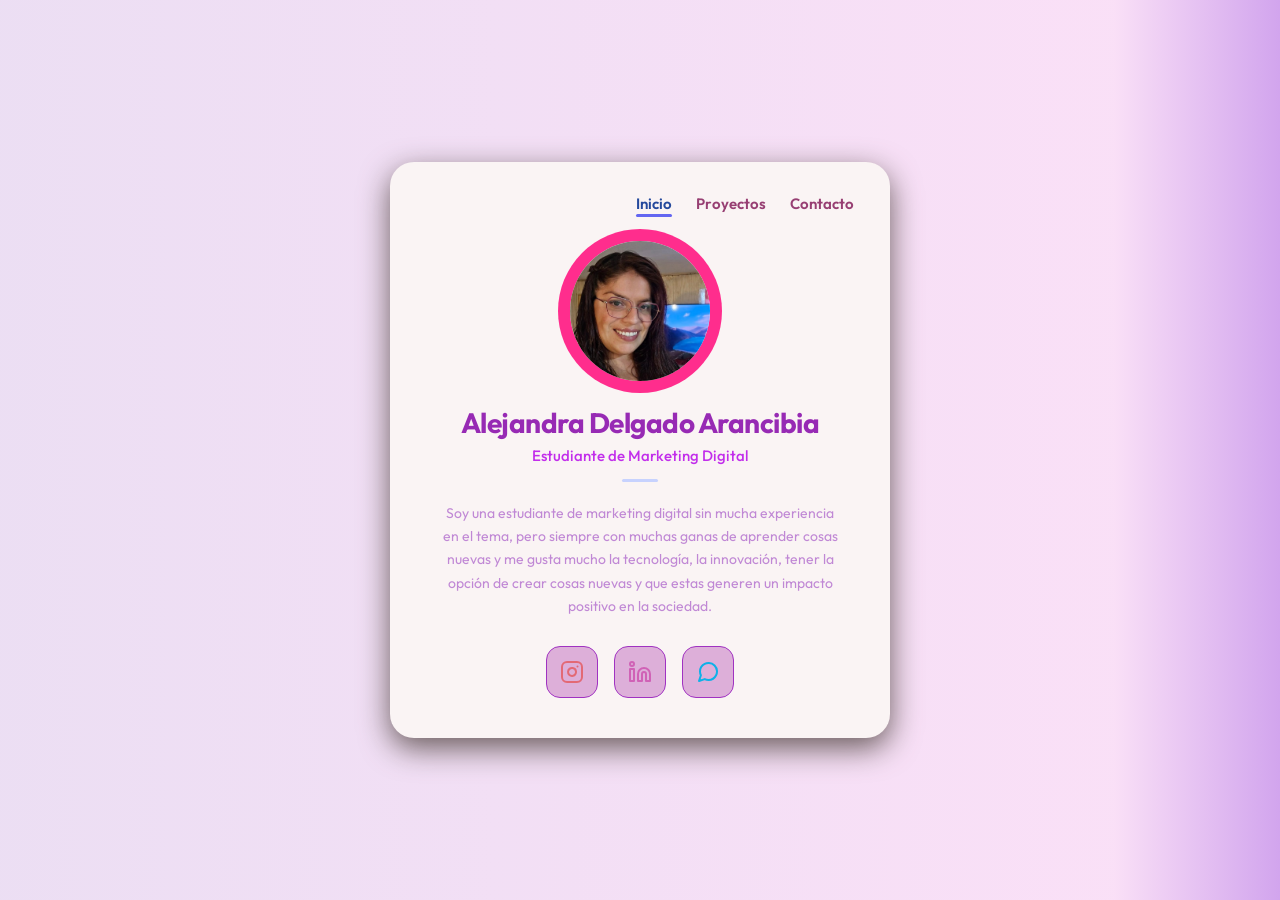
<file: index.html>
<!DOCTYPE html>
<html lang="es">

<head>
    <meta charset="UTF-8">
    <meta name="viewport" content="width=device-width, initial-scale=1.0">
    <meta name="description"
        content="Portafolio profesional de Alejandra Delgado Arancibia, estudiante de Marketing Digital apasionada por la innovación y la tecnología.">
    <title>Mi Portafolio - Alejandra Delgado</title>
    <!-- Vinculación del archivo CSS externo -->
    <link rel="stylesheet" href="css/style.css">
    <!-- Tipografía desde Google Fonts (Outfit) -->
    <link rel="preconnect" href="https://fonts.googleapis.com">
    <link rel="preconnect" href="https://fonts.gstatic.com" crossorigin>
    <link href="https://fonts.googleapis.com/css2?family=Outfit:wght@300;400;500;600;700&display=swap" rel="stylesheet">
    <link rel="stylesheet" href="https://unpkg.com/aos@next/dist/aos.css" />
</head>

<body>

    <!-- CONTENEDOR CENTRAL (TARJETA DE PORTAFOLIO) -->
    <main class="card">

        <!-- 1. Menú de Navegación -->
        <nav class="nav-menu" aria-label="Navegación principal">
            <a href="index.html" class="nav-link active">Inicio</a>
            <a href="proyectos.html" class="nav-link">Proyectos</a>
            <a href="contacto.html" class="nav-link">Contacto</a>
        </nav>

        <!-- 2. Encabezado de Perfil (Avatar + Nombre + Subtítulo) -->
        <header>
            <div class="avatar-container" data-aos="fade-up" data-aos-delay="400">
                <img src="img/avatar.jpeg" alt="Foto de perfil de Alejandra Delgado" class="avatar-img">
            </div>

            <div class="profile-header">
                <h1 class="profile-name" data-aos="fade-up" data-aos-delay="500">Alejandra Delgado Arancibia</h1>
                <h2 class="profile-subtitle">Estudiante de Marketing Digital</h2>
            </div>
        </header>

        <!-- 3. Línea Decorativa -->
        <div class="divider" role="separator"></div>

        <!-- 4. Descripción o Biografía -->
        <p class="profile-bio" data-aos="fade-down" data-aos-delay="600">
            Soy una estudiante de marketing digital sin mucha experiencia en el tema, pero siempre con muchas
            ganas de aprender cosas nuevas y me gusta mucho la tecnología, la innovación, tener la opción de crear
            cosas nuevas y que estas generen un impacto positivo en la sociedad.
        </p>

        <!-- 5. Botones de Redes Sociales (Iconos cuadrados) -->
        <div class="social-buttons" aria-label="Redes sociales" data-aos="fade-up">
            <a href="https://www.instagram.com/alejad.18/" target="_blank" rel="noopener noreferrer"
                class="btn-social btn-instagram" aria-label="Instagram" title="Instagram">
                <!-- Icono Instagram SVG -->
                <svg class="icon icon-instagram" viewBox="0 0 24 24" fill="none" stroke="currentColor" stroke-width="2"
                    stroke-linecap="round" stroke-linejoin="round">
                    <rect x="2" y="2" width="20" height="20" rx="5" ry="5"></rect>
                    <path d="M16 11.37A4 4 0 1 1 12.63 8 4 4 0 0 1 16 11.37z"></path>
                    <line x1="17.5" y1="6.5" x2="17.51" y2="6.5"></line>
                </svg>
            </a>

            <a href="https://www.linkedin.com/feed/" target="_blank" rel="noopener noreferrer"
                class="btn-social btn-linkedin" aria-label="LinkedIn" title="LinkedIn">
                <!-- Icono LinkedIn SVG -->
                <svg class="icon icon-linkedin" viewBox="0 0 24 24" fill="none" stroke="currentColor" stroke-width="2"
                    stroke-linecap="round" stroke-linejoin="round">
                    <path d="M16 8a6 6 0 0 1 6 6v7h-4v-7a2 2 0 0 0-2-2 2 2 0 0 0-2 2v7h-4v-7a6 6 0 0 1 6-6z"></path>
                    <rect x="2" y="9" width="4" height="12"></rect>
                    <circle cx="4" cy="4" r="2"></circle>
                </svg>
            </a>

            <a href="https://wa.me/" target="_blank" rel="noopener noreferrer" class="btn-social btn-whatsapp"
                aria-label="WhatsApp" title="WhatsApp">
                <!-- Icono WhatsApp SVG -->
                <svg class="icon icon-whatsapp" viewBox="0 0 24 24" fill="none" stroke="currentColor" stroke-width="2"
                    stroke-linecap="round" stroke-linejoin="round">
                    <path
                        d="M21 11.5a8.38 8.38 0 0 1-.9 3.8 8.5 8.5 0 0 1-7.6 4.7 8.38 8.38 0 0 1-3.8-.9L3 21l1.9-5.7a8.38 8.38 0 0 1-.9-3.8 8.5 8.5 0 0 1 4.7-7.6 8.38 8.38 0 0 1 3.8-.9h.5a8.48 8.48 0 0 1 8 8v.5z">
                    </path>
                </svg>
            </a>
        </div>

    </main>
    <script src="https://unpkg.com/aos@next/dist/aos.js"></script>
    <script>
        AOS.init({
            duration: 800, /* Duración de la animación en milisegundos */
            once: true, /* La animación ocurre solo una vez al hacer scroll */
            offset: 0
        });
    </script>
</body>

</html>
</file>
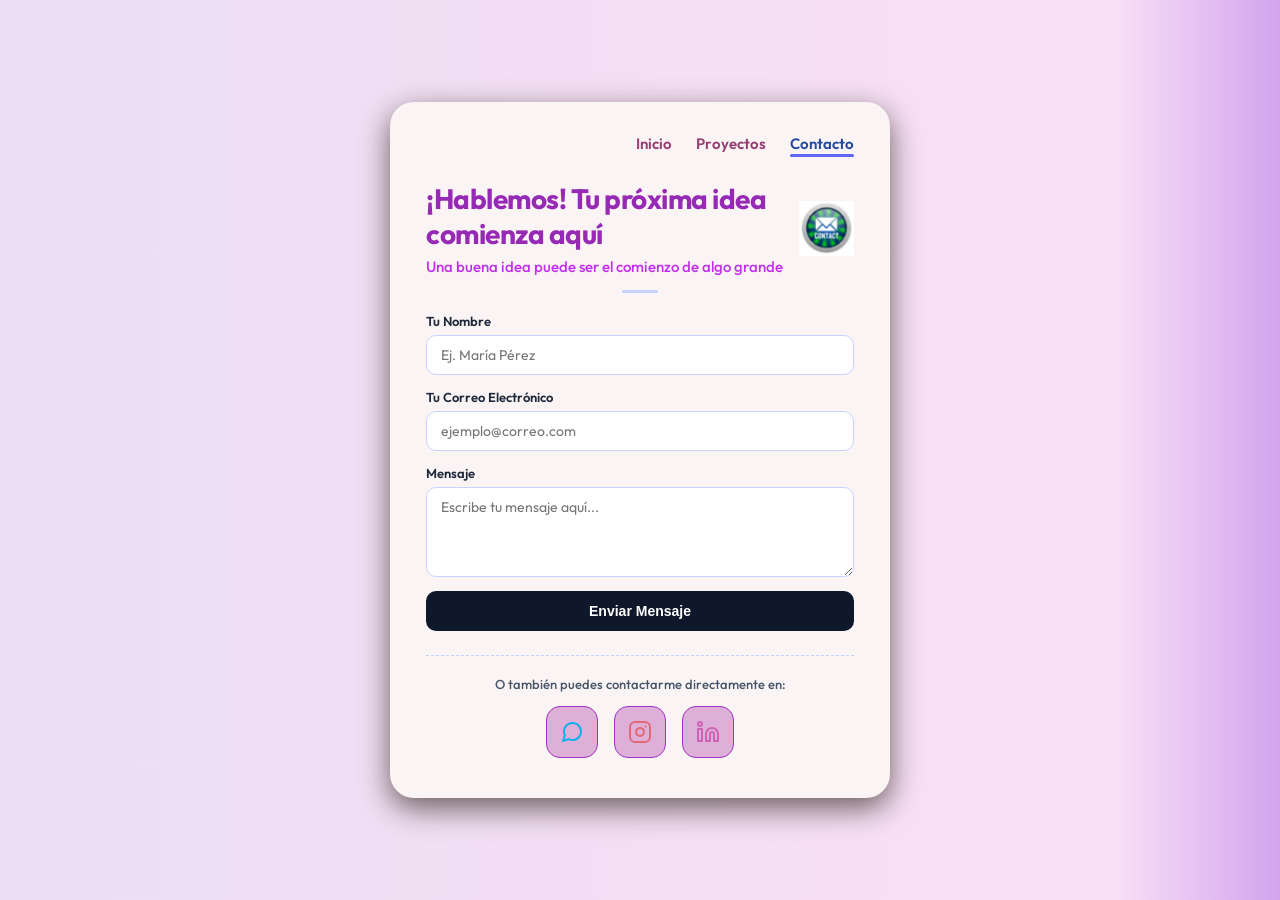
<file: contacto.html>
<!DOCTYPE html>
<html lang="es">

<head>
    <meta charset="UTF-8">
    <meta name="viewport" content="width=device-width, initial-scale=1.0">
    <meta name="description"
        content="Ponte en contacto con Alejandra Delgado Arancibia para consultas, proyectos de marketing digital y colaboraciones.">
    <title>Contacto - Alejandra Delgado</title>
    <!-- Vinculación del archivo CSS compartido -->
    <link rel="stylesheet" href="css/style.css">
    <!-- Tipografía desde Google Fonts (Outfit) -->
    <link rel="preconnect" href="https://fonts.googleapis.com">
    <link rel="preconnect" href="https://fonts.gstatic.com" crossorigin>
    <link href="https://fonts.googleapis.com/css2?family=Outfit:wght@300;400;500;600;700&display=swap" rel="stylesheet">
    <link rel="stylesheet" href="https://unpkg.com/aos@next/dist/aos.css" />
</head>

<body>

    <!-- CONTENEDOR CENTRAL (TARJETA DE PORTAFOLIO) -->
    <main class="card">

        <!-- 1. Menú de Navegación -->
        <nav class="nav-menu" aria-label="Navegación principal">
            <a href="index.html" class="nav-link">Inicio</a>
            <a href="proyectos.html" class="nav-link">Proyectos</a>
            <a href="contacto.html" class="nav-link active">Contacto</a>
        </nav>

        <!-- 2. Encabezado de la página de Contacto -->
        <header class="contact-header-container">
            <div class="contact-header-text">
                <h1 class="profile-name" data-aos="zoom-in" data-aos-delay="400">¡Hablemos! Tu próxima idea comienza
                    aquí</h1>
                <h2 class="profile-subtitle" data-aos="zoom-in" data-aos-delay="500">Una buena idea puede ser el
                    comienzo de algo grande</h2>
            </div>
            <img src="img/logo contacto.webp" alt="Ilustración de contacto" class="contact-header-img"
                data-aos="flip-left" data-aos-delay="400">
        </header>

        <!-- 3. Línea Decorativa -->
        <div class="divider" role="separator"></div>

        <!-- 4. Formulario de Contacto (Con servicio gratuito FormSubmit) -->
        <form class="contact-form" action="https://formsubmit.co/alejandradelgadoa21@gmail.com" method="POST"
            data-aos="fade-down" data-aos-delay="500">
            <!-- Asunto del correo que recibirás -->
            <input type="hidden" name="_subject" value="¡Nuevo mensaje desde tu Portafolio Web!">
            <!-- Redirección opcional tras enviar -->
            <input type="hidden" name="_captcha" value="false">

            <div class="form-group">
                <label for="nombre" class="form-label">Tu Nombre</label>
                <input type="text" id="nombre" name="nombre" class="form-input" placeholder="Ej. María Pérez" required>
            </div>

            <div class="form-group">
                <label for="email" class="form-label">Tu Correo Electrónico</label>
                <input type="email" id="email" name="email" class="form-input" placeholder="ejemplo@correo.com"
                    required>
            </div>

            <div class="form-group">
                <label for="mensaje" class="form-label">Mensaje</label>
                <textarea id="mensaje" name="mensaje" class="form-textarea" placeholder="Escribe tu mensaje aquí..."
                    required></textarea>
            </div>

            <button type="submit" class="btn-submit" data-aos="flip-left" data-aos-delay="600">Enviar Mensaje</button>
        </form>

        <!-- 5. Opciones Directas de Contacto -->
        <section class="contact-direct">
            <p class="contact-or-text">O también puedes contactarme directamente en:</p>
            <div class="social-buttons" aria-label="Redes sociales">
                <a href="https://wa.me/" target="_blank" rel="noopener noreferrer" class="btn-social btn-whatsapp"
                    aria-label="WhatsApp" title="WhatsApp">
                    <svg class="icon icon-whatsapp" viewBox="0 0 24 24" fill="none" stroke="currentColor"
                        stroke-width="2" stroke-linecap="round" stroke-linejoin="round">
                        <path
                            d="M21 11.5a8.38 8.38 0 0 1-.9 3.8 8.5 8.5 0 0 1-7.6 4.7 8.38 8.38 0 0 1-3.8-.9L3 21l1.9-5.7a8.38 8.38 0 0 1-.9-3.8 8.5 8.5 0 0 1 4.7-7.6 8.38 8.38 0 0 1 3.8-.9h.5a8.48 8.48 0 0 1 8 8v.5z">
                        </path>
                    </svg>
                </a>
                <a href="https://www.instagram.com/alejad.18/" target="_blank" rel="noopener noreferrer"
                    class="btn-social btn-instagram" aria-label="Instagram" title="Instagram">
                    <svg class="icon icon-instagram" viewBox="0 0 24 24" fill="none" stroke="currentColor"
                        stroke-width="2" stroke-linecap="round" stroke-linejoin="round">
                        <rect x="2" y="2" width="20" height="20" rx="5" ry="5"></rect>
                        <path d="M16 11.37A4 4 0 1 1 12.63 8 4 4 0 0 1 16 11.37z"></path>
                        <line x1="17.5" y1="6.5" x2="17.51" y2="6.5"></line>
                    </svg>
                </a>
                <a href="https://www.linkedin.com/feed/" target="_blank" rel="noopener noreferrer"
                    class="btn-social btn-linkedin" aria-label="LinkedIn" title="LinkedIn">
                    <svg class="icon icon-linkedin" viewBox="0 0 24 24" fill="none" stroke="currentColor"
                        stroke-width="2" stroke-linecap="round" stroke-linejoin="round">
                        <path d="M16 8a6 6 0 0 1 6 6v7h-4v-7a2 2 0 0 0-2-2 2 2 0 0 0-2 2v7h-4v-7a6 6 0 0 1 6-6z"></path>
                        <rect x="2" y="9" width="4" height="12"></rect>
                        <circle cx="4" cy="4" r="2"></circle>
                    </svg>
                </a>
            </div>
        </section>

    </main>
    <script src="https://unpkg.com/aos@next/dist/aos.js"></script>
    <script>
        AOS.init({
            duration: 800, /* Duración de la animación en milisegundos */
            once: true, /* La animación ocurre solo una vez al hacer scroll */
            offset: 0 /* Asegura que la animación se active incluso al final de la página */
        });
    </script>
</body>

</html>
</file>
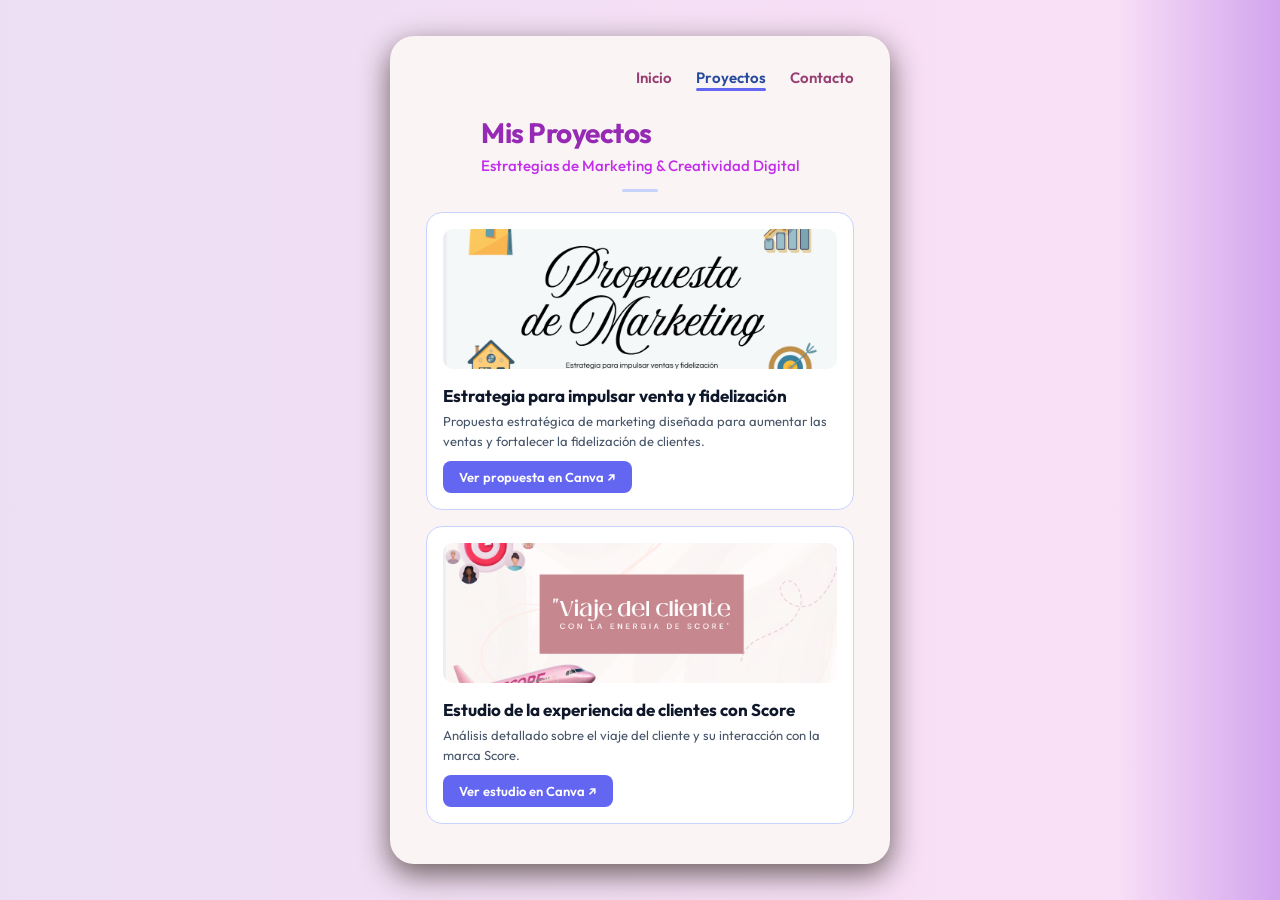
<file: proyectos.html>
<!DOCTYPE html>
<html lang="es">

<head>
    <meta charset="UTF-8">
    <meta name="viewport" content="width=device-width, initial-scale=1.0">
    <meta name="description"
        content="Explora los proyectos de marketing digital, estrategias y análisis de experiencia de clientes realizados por Alejandra Delgado.">
    <title>Proyectos - Alejandra Delgado</title>
    <!-- Vinculación del archivo CSS compartido -->
    <link rel="stylesheet" href="css/style.css">
    <!-- Tipografía desde Google Fonts (Outfit) -->
    <link rel="preconnect" href="https://fonts.googleapis.com">
    <link rel="preconnect" href="https://fonts.gstatic.com" crossorigin>
    <link href="https://fonts.googleapis.com/css2?family=Outfit:wght@300;400;500;600;700&display=swap" rel="stylesheet">
    <link rel="stylesheet" href="https://unpkg.com/aos@next/dist/aos.css" />
</head>

<body>

    <!-- CONTENEDOR CENTRAL (TARJETA DE PORTAFOLIO) -->
    <main class="card">

        <!-- 1. Menú de Navegación -->
        <nav class="nav-menu" aria-label="Navegación principal">
            <a href="index.html" class="nav-link" data-aos="fade-right">Inicio</a>
            <a href="proyectos.html" class="nav-link active" data-aos="fade-right" data-aos-delay="100">Proyectos</a>
            <a href="contacto.html" class="nav-link" data-aos="fade-right" data-aos-delay="200">Contacto</a>
        </nav>

        <!-- 2. Encabezado de la página de Proyectos -->
        <header class="contact-header-container">
            <div class="contact-header-text">
                <h1 class="profile-name" data-aos="fade-right" data-aos-delay="300">Mis Proyectos</h1>
                <h2 class="profile-subtitle" data-aos="fade-right" data-aos-delay="400">Estrategias de Marketing &
                    Creatividad Digital</h2>
            </div>
        </header>

        <!-- 3. Línea Decorativa -->
        <div class="divider" role="separator"></div>

        <!-- 4. Lista o Galería de Proyectos -->
        <section class="projects-grid" aria-label="Galería de proyectos">

            <!-- Proyecto 1 -->
            <article class="project-item" data-aos="fade-up" data-aos-delay="500">
                <img src="img/imagen proyecto 1.png" alt="Proyecto 1 - Propuesta de plan de marketing"
                    class="project-img">
                <h3 class="project-title">Estrategia para impulsar venta y fidelización</h3>
                <p class="project-desc">Propuesta estratégica de marketing diseñada para aumentar las ventas y
                    fortalecer la fidelización de clientes.</p>
                <a href="https://www.canva.com/design/DAHNrgucnI8/qbLL2JKxwz0uAEcUyYBq_A/edit" target="_blank"
                    rel="noopener noreferrer" class="btn-project">Ver propuesta en Canva ↗</a>
            </article>

            <!-- Proyecto 2 -->
            <article class="project-item" data-aos="fade-up" data-aos-delay="600">
                <img src="img/imagen proyecto 2.png" alt="Proyecto 2 - Viaje del cliente con la energía de Score"
                    class="project-img">
                <h3 class="project-title">Estudio de la experiencia de clientes con Score</h3>
                <p class="project-desc">Análisis detallado sobre el viaje del cliente y su interacción con la marca
                    Score.</p>
                <a href="https://www.canva.com/design/DAHNBESvWQE/3WgJDaBD7rI8-kfJt8-yWg/edit" target="_blank"
                    rel="noopener noreferrer" class="btn-project">Ver estudio en Canva ↗</a>
            </article>
        </section>

    </main>
    <script src="https://unpkg.com/aos@next/dist/aos.js"></script>
    <script>
        AOS.init({
            duration: 800, /* Duración de la animación en milisegundos */
            once: true, /* La animación ocurre solo una vez al hacer scroll */
            offset: 0
        });
    </script>
</body>

</html>
</file>
<file: css/style.css>
/* ==========================================================================
   PORTAFOLIO PERSONAL - ALEJANDRA DELGADO
   
   ========================================================================== */

/* --------------------------------------------------------------------------
   1. RESET Y BASE GENERAL
   -------------------------------------------------------------------------- */
* {
    margin: 0;
    padding: 0;
    box-sizing: border-box;
}

body {
    font-family: 'Outfit', sans-serif;
    background: #d9bee8;
    background: linear-gradient(90deg, rgba(217, 190, 232, 0.5) 0%, rgba(242, 179, 235, 0.41) 87%, rgba(182, 109, 227, 0.62) 100%);
    /* Color de fondo suave de la pantalla (Gris azulado) */
    color: #1a202c;
    min-height: 100vh;
    display: flex;
    justify-content: center;
    align-items: center;
    padding: 20px;
}

/* --------------------------------------------------------------------------
   2. CONTENEDOR TARJETA (CARD)
   -------------------------------------------------------------------------- */
.card {
    background-color: #faf4f4;
    /* Fondo rosa de la tarjeta */
    width: 100%;
    max-width: 500px;
    /* Ancho máximo acorde a la imagen de muestra */
    border-radius: 24px;
    /* Bordes bastante redondeados */
    padding: 32px 36px 40px 36px;
    box-shadow: 0 10px 30px rgba(99, 86, 86, 0.957);
    /* Sombra muy elegante y suave */
    text-align: center;
}

/* --------------------------------------------------------------------------
   3. MENÚ DE NAVEGACIÓN SUPERIOR
   -------------------------------------------------------------------------- */
.nav-menu {
    display: flex;
    justify-content: flex-end;
    /* Alinea el menú a la derecha */
    gap: 24px;
    /* Espacio entre las opciones */
    margin-bottom: 24px;
}

.nav-link {
    text-decoration: none;
    color: #7b0b4ec7;
    /* Color de texto secundario para opciones no activas */
    font-size: 15px;
    font-weight: 600;
    position: relative;
    padding-bottom: 4px;
    transition: color 0.2s ease;
}

.nav-link:hover {
    color: #7d32ac;
}

/* Opción activa (Inicio) con su barrita morada debajo */
.nav-link.active {
    color: #25499c;
}

.nav-link.active::after {
    content: '';
    position: absolute;
    bottom: 0;
    left: 0;
    width: 100%;
    height: 3px;
    background-color: #6366f1;
    /* Color azul/morado de la barrita inferior */
    border-radius: 2px;
}

/* --------------------------------------------------------------------------
   4. FOTO DE PERFIL (AVATAR CIRCULAR CON ANILLO DE COLOR)
   -------------------------------------------------------------------------- */
.avatar-container {
    width: 140px;
    height: 140px;
    margin: 0 auto 24px auto;
    /* Centrado con margen inferior */
    border-radius: 50%;
    box-shadow: 0 0 0 12px #ff2d8d;
    /* Anillo/Aro de luz rosado llamativo alrededor de la foto */
    overflow: hidden;
    transition: transform 0.6s cubic-bezier(0.4, 0, 0.2, 1);
    cursor: pointer;
}

.avatar-container:hover {
    transform: rotate(360deg) scale(1.05);
}

.avatar-img {
    width: 100%;
    height: 100%;
    object-fit: cover;
    /* Ajusta la foto sin deformarla */
}

/* --------------------------------------------------------------------------
   5. NOMBRES Y TEXTOS (TIPOGRAFÍAS Y COLORES DIFERENCIADOS)
   -------------------------------------------------------------------------- */
.profile-header {
    margin-bottom: 14px;
}

/* Encabezado especial para la página de Contacto con imagen al lado */
.contact-header-container {
    display: flex;
    align-items: center;
    justify-content: center;
    gap: 16px;
    margin-bottom: 14px;
}

.contact-header-text {
    text-align: left;
}

.contact-header-img {
    width: 55px;
    height: 55px;
    object-fit: contain;
    flex-shrink: 0;
    animation: float 3s ease-in-out infinite;
    transition: transform 0.6s cubic-bezier(0.4, 0, 0.2, 1);
    cursor: pointer;
}

.contact-header-img:hover {
    transform: rotate(360deg) scale(1.2);
}

@keyframes float {

    0%,
    100% {
        transform: translateY(0);
    }

    50% {
        transform: translateY(-5px);
    }
}

/* Nombre principal: Color oscuro y destacado (#0f172a) */
.profile-name {
    font-size: 28px;
    font-weight: 700;
    color: #8506a8d9;
    /* Azul marino muy oscuro, diferente al párrafo */
    letter-spacing: -0.5px;
    margin-bottom: 6px;
}

/* Subtítulo de profesión: Color gris azulado tenue (#64748b) */
.profile-subtitle {
    font-size: 15px;
    font-weight: 500;
    color: #c22eeb;
}

/* Línea decorativa pequeña debajo del subtítulo */
.divider {
    width: 36px;
    height: 3px;
    background-color: #c7d2fe;
    /* Color lila/azul suave */
    border-radius: 3px;
    margin: 0 auto 20px auto;
}

/* Párrafo / Biografía: Color gris intermedio (#475569) */
.profile-bio {
    font-size: 14px;
    line-height: 1.65;
    color: #8315b57b;
    /* Gris suave legible, distinto del título */
    max-width: 400px;
    margin: 0 auto 28px auto;
}

/* --------------------------------------------------------------------------
   6. BOTONES PARA LOS ENLACES (REDES SOCIALES CUADRADOS CON ICONO)
   -------------------------------------------------------------------------- */
.social-buttons {
    display: flex;
    flex-direction: row;
    justify-content: center;
    align-items: center;
    gap: 16px;
    max-width: 300px;
    margin: 0 auto;
    width: 100%;
}

.btn-social {
    display: flex;
    align-items: center;
    justify-content: center;
    width: 52px;
    height: 52px;
    background-color: #ddafd9;
    border: 1.5px solid #a032c1;
    /* Borde de color suave y esquinas redondeadas tipo redondo moderno */
    border-radius: 14px;
    text-decoration: none;
    color: #1e293b;
    transition: all 0.4s cubic-bezier(0.4, 0, 0.2, 1);
}

/* Efecto al pasar el mouse o tocar el botón: giro 360° sobre su eje */
.btn-social:hover,
.btn-social:active {
    transform: translateY(-4px) scale(1.12) rotate(360deg);
}

/* Estilos de los iconos dentro de los botones */
.icon {
    width: 24px;
    height: 24px;
    transition: color 0.3s ease;
}

.icon-instagram {
    color: #e64d4db6;
}

.icon-linkedin {
    color: hsl(314, 54%, 60%);
}

.icon-whatsapp {
    color: #0db1e8;
}

/* --- COLORES ORIGINALES DE CADA APLICACIÓN AL TOCAR / HOVER --- */

/* Instagram: Gradiente oficial característico */
.btn-social.btn-instagram:hover,
.btn-social.btn-instagram:active {
    background: linear-gradient(45deg, #f09433 0%, #e6683c 25%, #dc2743 50%, #cc2366 75%, #bc1888 100%);
    border-color: transparent;
    box-shadow: 0 8px 20px rgba(220, 39, 67, 0.4);
}

.btn-social.btn-instagram:hover .icon-instagram,
.btn-social.btn-instagram:active .icon-instagram {
    color: #ffffff;
}

/* LinkedIn: Azul oficial de la marca (#0A66C2) */
.btn-social.btn-linkedin:hover,
.btn-social.btn-linkedin:active {
    background-color: #0A66C2;
    border-color: #0A66C2;
    box-shadow: 0 8px 20px rgba(10, 102, 194, 0.4);
}

.btn-social.btn-linkedin:hover .icon-linkedin,
.btn-social.btn-linkedin:active .icon-linkedin {
    color: #ffffff;
}

/* WhatsApp: Verde oficial de la marca (#25D366) */
.btn-social.btn-whatsapp:hover,
.btn-social.btn-whatsapp:active {
    background-color: #25D366;
    border-color: #25D366;
    box-shadow: 0 8px 20px rgba(37, 211, 102, 0.4);
}

.btn-social.btn-whatsapp:hover .icon-whatsapp,
.btn-social.btn-whatsapp:active .icon-whatsapp {
    color: #ffffff;
}

/* --------------------------------------------------------------------------
   7. SECCIÓN DE PROYECTOS Y FORMULARIO DE CONTACTO
   -------------------------------------------------------------------------- */
.projects-grid {
    display: flex;
    flex-direction: column;
    gap: 16px;
    margin-top: 20px;
    text-align: left;
}

.project-item {
    background-color: #ffffff;
    border: 1.5px solid #c7d2fe;
    border-radius: 16px;
    padding: 16px;
    transition: transform 0.2s ease, box-shadow 0.2s ease;
}

.project-item:hover {
    transform: translateY(-2px);
    box-shadow: 0 4px 12px rgba(0, 0, 0, 0.05);
}

.project-img {
    width: 100%;
    height: 140px;
    object-fit: cover;
    border-radius: 10px;
    margin-bottom: 12px;
    background-color: #f1f5f9;
}

.project-title {
    font-size: 17px;
    font-weight: 700;
    color: #0f172a;
    margin-bottom: 6px;
}

.project-desc {
    font-size: 13px;
    color: #475569;
    line-height: 1.5;
    margin-bottom: 10px;
}

.btn-project {
    display: inline-block;
    padding: 8px 16px;
    background-color: #6366f1;
    color: #ffffff;
    text-decoration: none;
    font-size: 13px;
    font-weight: 600;
    border-radius: 8px;
    transition: background-color 0.2s ease;
}

.btn-project:hover {
    background-color: #4f46e5;
}

/* Formulario de Contacto */
.contact-form {
    display: flex;
    flex-direction: column;
    gap: 14px;
    margin-top: 20px;
    text-align: left;
}

.form-group {
    display: flex;
    flex-direction: column;
    gap: 6px;
}

.form-label {
    font-size: 13px;
    font-weight: 600;
    color: #1e293b;
}

.form-input,
.form-textarea {
    width: 100%;
    padding: 10px 14px;
    border: 1.5px solid #c7d2fe;
    border-radius: 10px;
    font-family: inherit;
    font-size: 14px;
    outline: none;
    transition: border-color 0.2s ease;
}

.form-input:focus,
.form-textarea:focus {
    border-color: #6366f1;
}

.form-textarea {
    resize: vertical;
    min-height: 90px;
}

.btn-submit {
    background-color: #0f172a;
    color: #ffffff;
    border: none;
    border-radius: 10px;
    padding: 12px;
    font-size: 14px;
    font-weight: 600;
    cursor: pointer;
    transition: all 0.5s cubic-bezier(0.4, 0, 0.2, 1);
}

.btn-submit:hover,
.btn-submit:active {
    background-color: #6366f1;
    transform: translateY(-2px) rotate(360deg) scale(1.03);
    box-shadow: 0 8px 20px rgba(99, 102, 241, 0.4);
}

.contact-direct {
    margin-top: 24px;
    padding-top: 20px;
    border-top: 1px dashed #c7d2fe;
}

.contact-or-text {
    font-size: 13px;
    color: #475569;
    margin-bottom: 14px;
    font-weight: 500;
}
</file>
